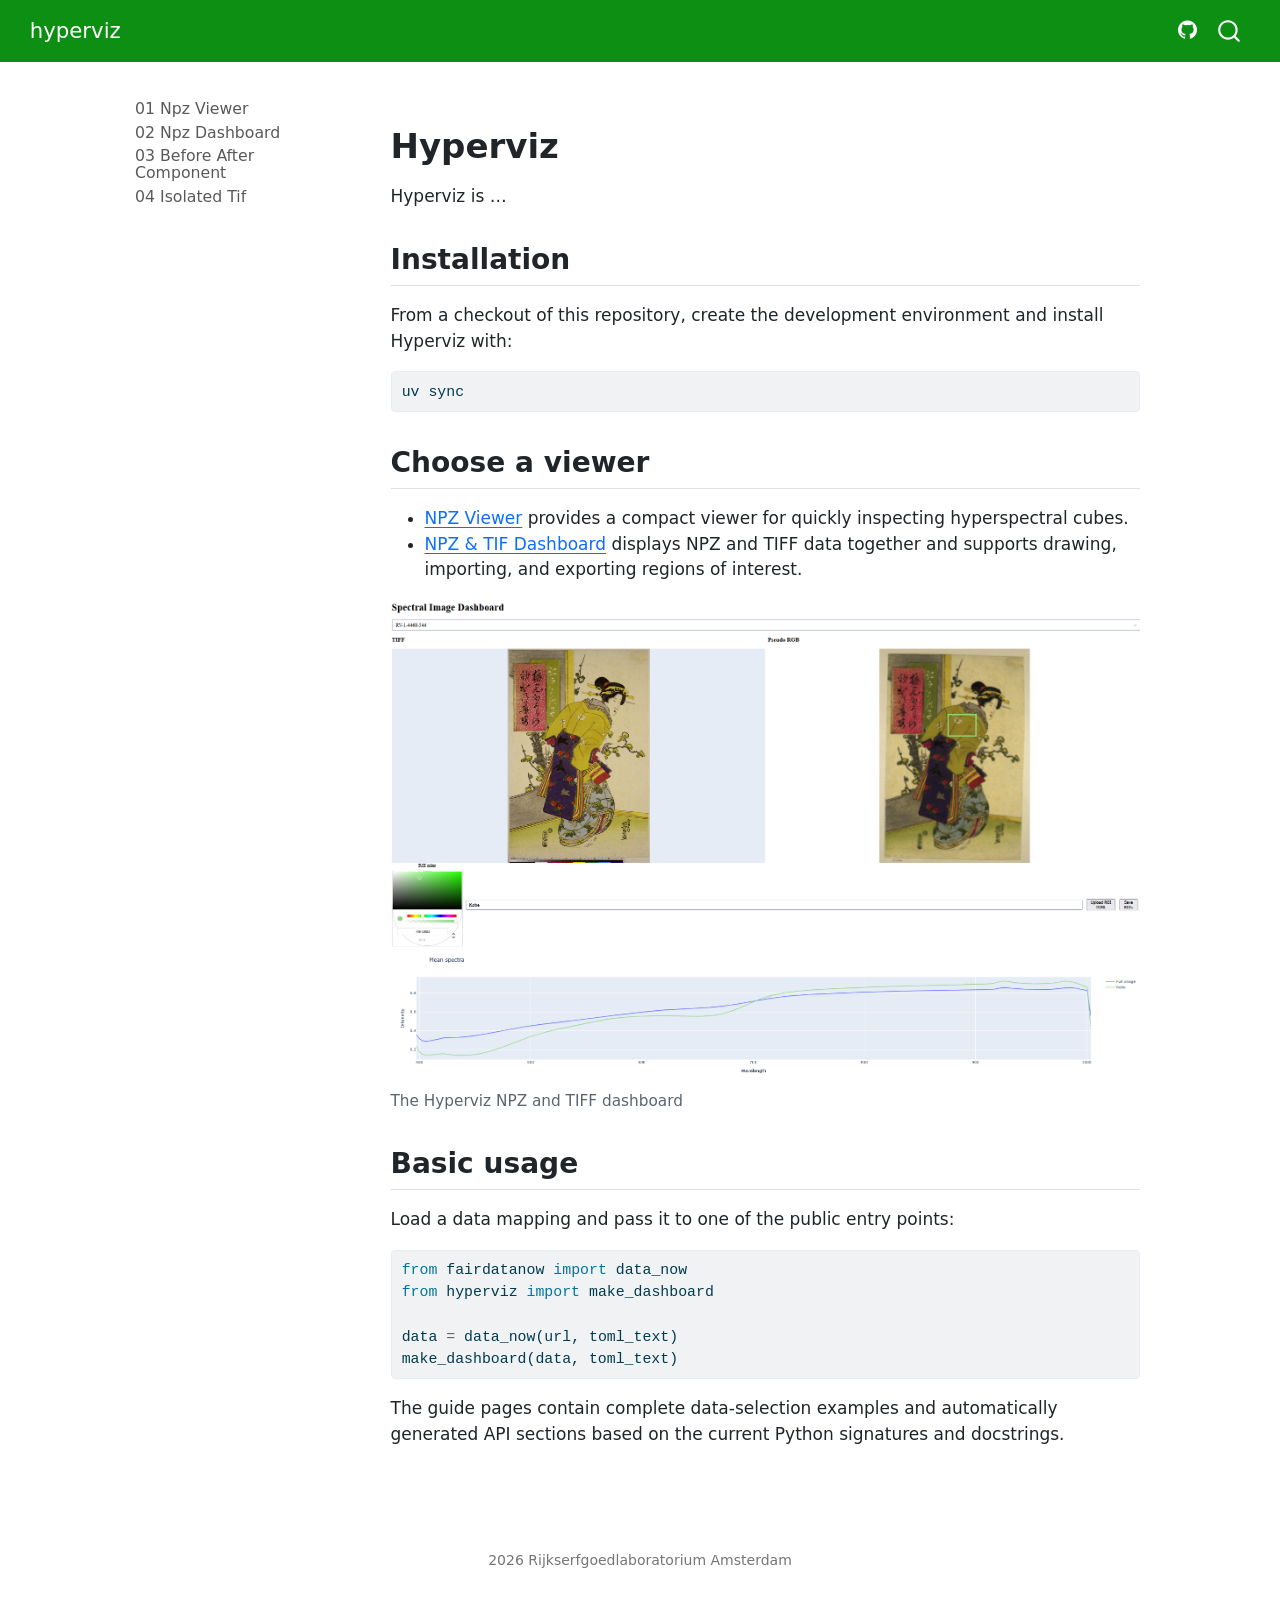
<file: docs/index.html>
<!DOCTYPE html>
<html xmlns="http://www.w3.org/1999/xhtml" lang="en" xml:lang="en"><head>

<meta charset="utf-8">
<meta name="generator" content="quarto-1.11.9">

<meta name="viewport" content="width=device-width, initial-scale=1.0, user-scalable=yes">


<title>hyperviz</title>
<style>
/* Default styles provided by pandoc.
** See https://pandoc.org/MANUAL.html#variables-for-html for config info.
*/
span.smallcaps{font-variant: small-caps;}
div.columns{display: flex; gap: 1.5em;}
div.column{flex: auto;}
@media screen {
div.columns{gap: min(4vw, 1.5em);}
div.column{overflow-x: auto;}
}
div.hanging-indent{margin-left: 1.5em; text-indent: -1.5em;}
ul.task-list{list-style: none;}
ul.task-list li input[type="checkbox"] {
  width: 0.8em;
  margin: 0 0.8em 0.2em -1em; /* quarto-specific, see https://github.com/quarto-dev/quarto-cli/issues/4556 */ 
  vertical-align: middle;
}
/* CSS for syntax highlighting */
html { -webkit-text-size-adjust: 100%; }
pre > code.sourceCode { white-space: pre; position: relative; }
pre > code.sourceCode > span { display: inline-block; line-height: 1.25; }
pre > code.sourceCode > span:empty { height: 1.2em; }
.sourceCode { overflow: visible; }
code.sourceCode > span { color: inherit; text-decoration: inherit; }
div.sourceCode { margin: 1em 0; }
pre.sourceCode { margin: 0; }
@media screen {
div.sourceCode { overflow: auto; }
}
@media print {
pre > code.sourceCode { white-space: pre-wrap; }
pre > code.sourceCode > span { text-indent: -5em; padding-left: 5em; }
}
pre.numberSource code
  { counter-reset: source-line 0; }
pre.numberSource code > span
  { position: relative; left: -4em; counter-increment: source-line; }
pre.numberSource code > span > a:first-child::before
  { content: counter(source-line);
    position: relative; left: -1em; text-align: right; vertical-align: baseline;
    border: none; display: inline-block;
    -webkit-touch-callout: none; -webkit-user-select: none;
    -khtml-user-select: none; -moz-user-select: none;
    -ms-user-select: none; user-select: none;
    padding: 0 4px; width: 4em;
  }
pre.numberSource { margin-left: 3em;  padding-left: 4px; }
div.sourceCode
  {   }
@media screen {
pre > code.sourceCode > span > a:first-child::before { text-decoration: underline; }
}
</style>


<script src="site_libs/quarto-nav/quarto-nav.js"></script>
<script src="site_libs/quarto-nav/headroom.min.js"></script>
<script src="site_libs/clipboard/clipboard.min.js"></script>
<script src="site_libs/quarto-search/autocomplete.umd.js"></script>
<script src="site_libs/quarto-search/fuse.min.js"></script>
<script src="site_libs/quarto-search/quarto-search.js"></script>
<meta name="quarto:offset" content="./">
<script src="site_libs/quarto-html/quarto.js" type="module"></script>
<script src="site_libs/quarto-html/tabsets/tabsets.js" type="module"></script>
<script src="site_libs/quarto-html/scrollable-regions/scrollable-regions.js" type="module"></script>
<script src="site_libs/quarto-html/popper.min.js"></script>
<script src="site_libs/quarto-html/tippy.umd.min.js"></script>
<script src="site_libs/quarto-html/anchor.min.js"></script>
<link href="site_libs/quarto-html/tippy.css" rel="stylesheet">
<link href="site_libs/quarto-html/quarto-syntax-highlighting-63b5708e65d6cd79cd7618c58d0c21e7.css" rel="stylesheet" id="quarto-text-highlighting-styles">
<script src="site_libs/bootstrap/bootstrap.min.js"></script>
<link href="site_libs/bootstrap/bootstrap-icons.css" rel="stylesheet">
<link href="site_libs/bootstrap/bootstrap-ffc5c5f2af9c928ba9b8015ebe65d22f.min.css" rel="stylesheet" append-hash="true" id="quarto-bootstrap" data-mode="light">
<script id="quarto-search-options" type="application/json">{
  "location": "navbar",
  "copy-button": false,
  "collapse-after": 3,
  "panel-placement": "end",
  "type": "overlay",
  "limit": 50,
  "keyboard-shortcut": [
    "f",
    "/",
    "s"
  ],
  "show-item-context": false,
  "language": {
    "search-no-results-text": "No results",
    "search-matching-documents-text": "matching documents",
    "search-copy-link-title": "Copy link to search",
    "search-hide-matches-text": "Hide additional matches",
    "search-more-match-text": "more match in this document",
    "search-more-matches-text": "more matches in this document",
    "search-clear-button-title": "Clear",
    "search-text-placeholder": "",
    "search-detached-cancel-button-title": "Cancel",
    "search-submit-button-title": "Submit",
    "search-label": "Search"
  }
}</script>


<link rel="stylesheet" href="custom.css">
</head>

<body class="nav-sidebar floating nav-fixed fullcontent quarto-light"><a id="quarto-skip-link" class="visually-hidden-focusable" href="#quarto-document-content">Skip to main content</a>

<div id="quarto-search-results"></div>
  <header id="quarto-header" class="headroom fixed-top">
    <nav class="navbar navbar-expand-lg " data-bs-theme="dark" aria-label="Site">
      <div class="navbar-container container-fluid">
      <div class="navbar-brand-container mx-auto">
    <a class="navbar-brand" href="./index.html">
    <span class="navbar-title">hyperviz</span>
    </a>
  </div>
          <button class="navbar-toggler" type="button" data-bs-toggle="collapse" data-bs-target="#navbarCollapse" aria-controls="navbarCollapse" aria-expanded="false" aria-label="Toggle navigation" onclick="if (window.quartoToggleHeadroom) { window.quartoToggleHeadroom(); }">
  <span class="navbar-toggler-icon"></span>
</button>
          <div class="collapse navbar-collapse" id="navbarCollapse">
            <ul class="navbar-nav navbar-nav-scroll ms-auto">
  <li class="nav-item compact">
    <a class="nav-link" href="https://github.com/fligt/hyperviz"> <i class="bi bi-github" role="img">
</i> 
<span class="menu-text"></span></a>
  </li>  
</ul>
          </div> <!-- /navcollapse -->
            <div class="quarto-navbar-tools">
</div>
            <div id="quarto-search" class="" title="Search"></div>
      </div> <!-- /container-fluid -->
    </nav>
  <nav class="quarto-secondary-nav" aria-label="Toolbar">
    <div class="container-fluid d-flex">
      <button type="button" class="quarto-btn-toggle btn" data-bs-toggle="collapse" role="button" data-bs-target=".quarto-sidebar-collapse-item" aria-controls="quarto-sidebar" aria-expanded="false" aria-label="Toggle sidebar navigation" onclick="if (window.quartoToggleHeadroom) { window.quartoToggleHeadroom(); }">
        <i class="bi bi-layout-text-sidebar-reverse"></i>
      </button>
        <nav class="quarto-page-breadcrumbs" aria-label="Breadcrumbs"><ol class="breadcrumb"></ol></nav>
        <a class="flex-grow-1" data-bs-toggle="collapse" data-bs-target=".quarto-sidebar-collapse-item" onclick="if (window.quartoToggleHeadroom) { window.quartoToggleHeadroom(); }">      
        </a>
    </div>
  </nav>
</header>
<!-- content -->
<div id="quarto-content" class="quarto-container page-columns page-rows-contents page-layout-article page-navbar">
<!-- sidebar -->
  <nav id="quarto-sidebar" class="sidebar collapse collapse-horizontal quarto-sidebar-collapse-item sidebar-navigation floating overflow-auto" aria-label="Section">
    <div class="sidebar-menu-container"> 
    <ul class="list-unstyled mt-1">
        <li class="sidebar-item">
  <div class="sidebar-item-container"> 
  <a href="./01_npz_viewer.html" class="sidebar-item-text sidebar-link">
 <span class="menu-text">01 Npz Viewer</span></a>
  </div>
</li>
        <li class="sidebar-item">
  <div class="sidebar-item-container"> 
  <a href="./02_npz_dashboard.html" class="sidebar-item-text sidebar-link">
 <span class="menu-text">02 Npz Dashboard</span></a>
  </div>
</li>
        <li class="sidebar-item">
  <div class="sidebar-item-container"> 
  <a href="./03_before_after_component.html" class="sidebar-item-text sidebar-link">
 <span class="menu-text">03 Before After Component</span></a>
  </div>
</li>
        <li class="sidebar-item">
  <div class="sidebar-item-container"> 
  <a href="./04_isolated_tif.html" class="sidebar-item-text sidebar-link">
 <span class="menu-text">04 Isolated Tif</span></a>
  </div>
</li>
    </ul>
    </div>
</nav>
<div id="quarto-sidebar-glass" class="quarto-sidebar-collapse-item" data-bs-toggle="collapse" data-bs-target=".quarto-sidebar-collapse-item"></div>
<!-- margin-sidebar -->
    
<!-- main -->
<main class="content" id="quarto-document-content" tabindex="-1"><header id="title-block-header" class="quarto-title-block"></header>




<section id="hyperviz" class="level1">
<h1>Hyperviz</h1>
<p>Hyperviz is …</p>
<section id="installation" class="level2">
<h2 class="anchored" data-anchor-id="installation">Installation</h2>
<p>From a checkout of this repository, create the development environment and install Hyperviz with:</p>
<div class="code-copy-outer-scaffold"><div class="sourceCode" id="cb1"><pre class="sourceCode bash code-with-copy"><code class="sourceCode bash"><span id="cb1-1"><a href="#cb1-1" aria-hidden="true" tabindex="-1"></a><span class="ex">uv</span> sync</span></code></pre></div><button title="Copy to Clipboard" class="code-copy-button"><i class="bi"></i></button></div>
</section>
<section id="choose-a-viewer" class="level2">
<h2 class="anchored" data-anchor-id="choose-a-viewer">Choose a viewer</h2>
<ul>
<li><a href="notebooks/01_npz_viewer.qmd">NPZ Viewer</a> provides a compact viewer for quickly inspecting hyperspectral cubes.</li>
<li><a href="notebooks/02_npz_dashboard.qmd">NPZ &amp; TIF Dashboard</a> displays NPZ and TIFF data together and supports drawing, importing, and exporting regions of interest.</li>
</ul>
<div class="quarto-figure quarto-figure-center">
<figure class="figure">
<p><img src="images/npz_tif_dashboard.png" class="img-fluid figure-img"></p>
<figcaption>The Hyperviz NPZ and TIFF dashboard</figcaption>
</figure>
</div>
</section>
<section id="basic-usage" class="level2">
<h2 class="anchored" data-anchor-id="basic-usage">Basic usage</h2>
<p>Load a data mapping and pass it to one of the public entry points:</p>
<div class="code-copy-outer-scaffold"><div class="sourceCode" id="cb2"><pre class="sourceCode python code-with-copy"><code class="sourceCode python"><span id="cb2-1"><a href="#cb2-1" aria-hidden="true" tabindex="-1"></a><span class="im">from</span> fairdatanow <span class="im">import</span> data_now</span>
<span id="cb2-2"><a href="#cb2-2" aria-hidden="true" tabindex="-1"></a><span class="im">from</span> hyperviz <span class="im">import</span> make_dashboard</span>
<span id="cb2-3"><a href="#cb2-3" aria-hidden="true" tabindex="-1"></a></span>
<span id="cb2-4"><a href="#cb2-4" aria-hidden="true" tabindex="-1"></a>data <span class="op">=</span> data_now(url, toml_text)</span>
<span id="cb2-5"><a href="#cb2-5" aria-hidden="true" tabindex="-1"></a>make_dashboard(data, toml_text)</span></code></pre></div><button title="Copy to Clipboard" class="code-copy-button"><i class="bi"></i></button></div>
<p>The guide pages contain complete data-selection examples and automatically generated API sections based on the current Python signatures and docstrings.</p>


</section>
</section>

</main> <!-- /main -->
<script id="quarto-html-after-body" type="application/javascript">
  window.document.addEventListener("DOMContentLoaded", function (event) {
    const icon = "";
    const anchorJS = new window.AnchorJS();
    anchorJS.options = {
      placement: 'right',
      icon: icon
    };
    anchorJS.add('.anchored');
    const isCodeAnnotation = (el) => {
      for (const clz of el.classList) {
        if (clz.startsWith('code-annotation-')) {                     
          return true;
        }
      }
      return false;
    }
    const onCopySuccess = function(e) {
      // button target
      const button = e.trigger;
      // don't keep focus
      button.blur();
      // flash "checked"
      button.classList.add('code-copy-button-checked');
      var currentTitle = button.getAttribute("title");
      button.setAttribute("title", "Copied!");
      let tooltip;
      if (window.bootstrap) {
        button.setAttribute("data-bs-toggle", "tooltip");
        button.setAttribute("data-bs-placement", "left");
        button.setAttribute("data-bs-title", "Copied!");
        tooltip = new bootstrap.Tooltip(button, 
          { trigger: "manual", 
            customClass: "code-copy-button-tooltip",
            offset: [0, -8]});
        tooltip.show();    
      }
      setTimeout(function() {
        if (tooltip) {
          tooltip.hide();
          button.removeAttribute("data-bs-title");
          button.removeAttribute("data-bs-toggle");
          button.removeAttribute("data-bs-placement");
        }
        button.setAttribute("title", currentTitle);
        button.classList.remove('code-copy-button-checked');
      }, 1000);
      // clear code selection
      e.clearSelection();
    }
    const getTextToCopy = function(trigger) {
      const outerScaffold = trigger.parentElement.cloneNode(true);
      const codeEl = outerScaffold.querySelector('code');
      for (const childEl of codeEl.children) {
        if (isCodeAnnotation(childEl)) {
          childEl.remove();
        }
      }
      return codeEl.innerText;
    }
    const clipboard = new window.ClipboardJS('.code-copy-button:not([data-in-quarto-modal])', {
      text: getTextToCopy
    });
    clipboard.on('success', onCopySuccess);
    if (window.document.getElementById('quarto-embedded-source-code-modal')) {
      const clipboardModal = new window.ClipboardJS('.code-copy-button[data-in-quarto-modal]', {
        text: getTextToCopy,
        container: window.document.getElementById('quarto-embedded-source-code-modal')
      });
      clipboardModal.on('success', onCopySuccess);
    }
      var localhostRegex = new RegExp(/^(?:http|https):\/\/localhost\:?[0-9]*\//);
      var mailtoRegex = new RegExp(/^mailto:/);
        var filterRegex = new RegExp('/' + window.location.host + '/');
      var isInternal = (href) => {
          return filterRegex.test(href) || localhostRegex.test(href) || mailtoRegex.test(href);
      }
      // Inspect non-navigation links and adorn them if external
      window.quartoDecorateExternalLinks = function (root) {
     var links = (root || window.document).querySelectorAll('a[href]:not(.nav-link):not(.navbar-brand):not(.toc-action):not(.sidebar-link):not(.sidebar-item-toggle):not(.pagination-link):not(.no-external):not([aria-hidden]):not(.dropdown-item):not(.quarto-navigation-tool):not(.about-link)');
      for (var i=0; i<links.length; i++) {
        const link = links[i];
        if (!isInternal(link.href)) {
          // undo the damage that might have been done by quarto-nav.js in the case of
          // links that we want to consider external
          if (link.dataset.originalHref !== undefined) {
            link.href = link.dataset.originalHref;
          }
          if (!link.classList.contains('no-external-icon')) {
          }
        }
      }
      };
      window.quartoDecorateExternalLinks(window.document);
    // Esc closes the popup (WCAG 1.4.13) and focus leaving both trigger and
    // popup closes it (WCAG 2.4.11); tippy handles neither for interactive popups.
    const hideOnEscAndFocusOut = {
      name: 'hideOnEscAndFocusOut',
      defaultValue: true,
      fn(instance) {
        const dismiss = () => {
          // A show scheduled by the trigger delay would otherwise reopen it
          instance.clearDelayTimeouts();
          instance.hide();
        };
        const onKeyDown = (event) => {
          if (event.key !== 'Escape') {
            return;
          }
          // Keep Esc from also reaching page handlers (e.g. reveal.js overview),
          // except an open reveal.js slide menu, which Esc should close too.
          // The menu handles keys only when its keyboard option is on.
          const menuHandlesEsc = window.Reveal?.getPlugin?.('menu')?.isOpen() &&
            window.Reveal.getConfig().menu?.keyboard !== false;
          if (!menuHandlesEsc) {
            event.stopPropagation();
          }
          if (instance.popper.contains(window.document.activeElement)) {
            // Disabled while refocusing so the focus trigger does not reopen it
            instance.disable();
            instance.reference.focus();
            instance.enable();
          }
          dismiss();
        };
        const onFocusOut = (event) => {
          const target = event.relatedTarget;
          if (target && !instance.reference.contains(target) &&
              !instance.popper.contains(target)) {
            dismiss();
          }
        };
        // On the trigger too: a click trigger (code-annotations: select) has no
        // blur handling. Attached for the instance's lifetime so leaving the
        // trigger also cancels a show still pending on the trigger delay.
        instance.reference.addEventListener('focusout', onFocusOut);
        return {
          onShow() {
            window.document.addEventListener('keydown', onKeyDown, true);
            instance.popper.addEventListener('focusout', onFocusOut);
          },
          onHide() {
            window.document.removeEventListener('keydown', onKeyDown, true);
            instance.popper.removeEventListener('focusout', onFocusOut);
          },
          onDestroy() {
            instance.reference.removeEventListener('focusout', onFocusOut);
          },
        };
      },
    };
    function tippyHover(el, contentFn, onTriggerFn, onUntriggerFn) {
      const config = {
        allowHTML: true,
        maxWidth: 500,
        delay: 100,
        arrow: false,
        appendTo: function(el) {
            return el.parentElement;
        },
        interactive: true,
        interactiveBorder: 10,
        theme: 'quarto',
        placement: 'bottom-start',
        plugins: [hideOnEscAndFocusOut],
      };
      if (contentFn) {
        config.content = contentFn;
      }
      if (onTriggerFn) {
        config.onTrigger = onTriggerFn;
      }
      if (onUntriggerFn) {
        config.onUntrigger = onUntriggerFn;
      }
      window.tippy(el, config); 
    }
    const noterefs = window.document.querySelectorAll('a[role="doc-noteref"]');
    for (var i=0; i<noterefs.length; i++) {
      const ref = noterefs[i];
      tippyHover(ref, function() {
        // use id or data attribute instead here
        let href = ref.getAttribute('data-footnote-href') || ref.getAttribute('href');
        try { href = new URL(href).hash; } catch {}
        const id = href.replace(/^#\/?/, "");
        const note = window.document.getElementById(id);
        if (note) {
          return note.innerHTML;
        } else {
          return "";
        }
      });
    }
    const xrefs = window.document.querySelectorAll('a.quarto-xref');
    const processXRef = (id, note) => {
      // Strip column container classes
      const stripColumnClz = (el) => {
        el.classList.remove("page-full", "page-columns");
        if (el.children) {
          for (const child of el.children) {
            stripColumnClz(child);
          }
        }
      }
      stripColumnClz(note)
      if (id === null || id.startsWith('sec-')) {
        // Special case sections, only their first couple elements
        const container = document.createElement("div");
        if (note.children && note.children.length > 2) {
          container.appendChild(note.children[0].cloneNode(true));
          for (let i = 1; i < note.children.length; i++) {
            const child = note.children[i];
            if (child.tagName === "P" && child.innerText === "") {
              continue;
            } else {
              container.appendChild(child.cloneNode(true));
              break;
            }
          }
          if (window.Quarto?.typesetMath) {
            window.Quarto.typesetMath(container);
          }
          return container.innerHTML
        } else {
          if (window.Quarto?.typesetMath) {
            window.Quarto.typesetMath(note);
          }
          return note.innerHTML;
        }
      } else {
        // Remove any anchor links if they are present
        const anchorLink = note.querySelector('a.anchorjs-link');
        if (anchorLink) {
          anchorLink.remove();
        }
        if (window.Quarto?.typesetMath) {
          window.Quarto.typesetMath(note);
        }
        if (note.classList.contains("callout")) {
          return note.outerHTML;
        } else {
          return note.innerHTML;
        }
      }
    }
    for (var i=0; i<xrefs.length; i++) {
      const xref = xrefs[i];
      tippyHover(xref, undefined, function(instance) {
        instance.disable();
        let url = xref.getAttribute('href');
        let hash = undefined; 
        if (url.startsWith('#')) {
          hash = url;
        } else {
          try { hash = new URL(url).hash; } catch {}
        }
        if (hash) {
          const id = hash.replace(/^#\/?/, "");
          const note = window.document.getElementById(id);
          if (note !== null) {
            try {
              const html = processXRef(id, note.cloneNode(true));
              instance.setContent(html);
            } finally {
              instance.enable();
              instance.show();
            }
          } else {
            // See if we can fetch this
            fetch(url.split('#')[0])
            .then(res => res.text())
            .then(html => {
              const parser = new DOMParser();
              const htmlDoc = parser.parseFromString(html, "text/html");
              const note = htmlDoc.getElementById(id);
              if (note !== null) {
                const html = processXRef(id, note);
                instance.setContent(html);
              } 
            }).finally(() => {
              instance.enable();
              instance.show();
            });
          }
        } else {
          // See if we can fetch a full url (with no hash to target)
          // This is a special case and we should probably do some content thinning / targeting
          fetch(url)
          .then(res => res.text())
          .then(html => {
            const parser = new DOMParser();
            const htmlDoc = parser.parseFromString(html, "text/html");
            const note = htmlDoc.querySelector('main.content');
            if (note !== null) {
              // This should only happen for chapter cross references
              // (since there is no id in the URL)
              // remove the first header
              if (note.children.length > 0 && note.children[0].tagName === "HEADER") {
                note.children[0].remove();
              }
              const html = processXRef(null, note);
              instance.setContent(html);
            } 
          }).finally(() => {
            instance.enable();
            instance.show();
          });
        }
      }, function(instance) {
      });
    }
        let selectedAnnoteEl;
        const selectorForAnnotation = ( cell, annotation) => {
          let cellAttr = 'data-code-cell="' + cell + '"';
          let lineAttr = 'data-code-annotation="' +  annotation + '"';
          const selector = 'span[' + cellAttr + '][' + lineAttr + ']';
          return selector;
        }
        const selectCodeLines = (annoteEl) => {
          const doc = window.document;
          const targetCell = annoteEl.getAttribute("data-target-cell");
          const targetAnnotation = annoteEl.getAttribute("data-target-annotation");
          const annoteSpan = window.document.querySelector(selectorForAnnotation(targetCell, targetAnnotation));
          const lines = annoteSpan.getAttribute("data-code-lines").split(",");
          const lineIds = lines.map((line) => {
            return targetCell + "-" + line;
          })
          // Each band is positioned against its own containing block, which is
          // not the offsetParent of the lines, so place it from client rects.
          const placeBand = (band, firstEl, lastEl, codeBlock) => {
            const container = band.offsetParent;
            if (container === null) {
              return;
            }
            const containerRect = container.getBoundingClientRect();
            // Reveal.js scales slides with a transform, so convert client
            // pixels back to the CSS pixels of the container.
            const scale = containerRect.height / container.offsetHeight || 1;
            const firstRect = firstEl.getBoundingClientRect();
            const lastRect = lastEl.getBoundingClientRect();
            const top = (firstRect.top - containerRect.top) / scale - container.clientTop + container.scrollTop;
            const height = (lastRect.bottom - firstRect.top) / scale;
            band.style.top = top - 2 + "px";
            band.style.height = height + 4 + "px";
            if (codeBlock) {
              // Without the copy button wrapper, the containing block is wider
              // than the code block, so span the code block explicitly.
              const blockRect = codeBlock.getBoundingClientRect();
              band.style.left = (blockRect.left - containerRect.left) / scale - container.clientLeft + container.scrollLeft + "px";
              band.style.width = blockRect.width / scale + "px";
            }
          };
          if (lineIds.length > 0) {
            const el = window.document.getElementById(lineIds[0]);
            const lastEl = window.document.getElementById(lineIds[lineIds.length - 1]);
            const parent = el.parentElement.parentElement;
            // cook up a div (if necessary) and position it
            let div = window.document.getElementById("code-annotation-line-highlight");
            if (div === null) {
              div = window.document.createElement("div");
              div.setAttribute("id", "code-annotation-line-highlight");
              div.style.position = 'absolute';
              parent.appendChild(div);
            }
            placeBand(div, el, lastEl, parent.closest("div.sourceCode") || parent);
            let gutterDiv = window.document.getElementById("code-annotation-line-highlight-gutter");
            if (gutterDiv === null) {
              gutterDiv = window.document.createElement("div");
              gutterDiv.setAttribute("id", "code-annotation-line-highlight-gutter");
              gutterDiv.style.position = 'absolute';
              const codeCell = window.document.getElementById(targetCell);
              const gutter = codeCell.querySelector('.code-annotation-gutter');
              gutter.appendChild(gutterDiv);
            }
            placeBand(gutterDiv, el, lastEl);
            selectedAnnoteEl = annoteEl;
          }
        };
        const unselectCodeLines = () => {
          const elementsIds = ["code-annotation-line-highlight", "code-annotation-line-highlight-gutter"];
          elementsIds.forEach((elId) => {
            const div = window.document.getElementById(elId);
            if (div) {
              div.remove();
            }
          });
          selectedAnnoteEl = undefined;
        };
          // Handle positioning of the toggle
      window.addEventListener(
        "resize",
        throttle(() => {
          elRect = undefined;
          if (selectedAnnoteEl) {
            selectCodeLines(selectedAnnoteEl);
          }
        }, 10)
      );
      function throttle(fn, ms) {
      let throttle = false;
      let timer;
        return (...args) => {
          if(!throttle) { // first call gets through
              fn.apply(this, args);
              throttle = true;
          } else { // all the others get throttled
              if(timer) clearTimeout(timer); // cancel #2
              timer = setTimeout(() => {
                fn.apply(this, args);
                timer = throttle = false;
              }, ms);
          }
        };
      }
        // Attach click handler to the DT
        const annoteDls = window.document.querySelectorAll('dt[data-target-cell]');
        for (const annoteDlNode of annoteDls) {
          annoteDlNode.addEventListener('click', (event) => {
            const clickedEl = event.target;
            if (clickedEl !== selectedAnnoteEl) {
              unselectCodeLines();
              const activeEl = window.document.querySelector('dt[data-target-cell].code-annotation-active');
              if (activeEl) {
                activeEl.classList.remove('code-annotation-active');
              }
              selectCodeLines(clickedEl);
              clickedEl.classList.add('code-annotation-active');
            } else {
              // Unselect the line
              unselectCodeLines();
              clickedEl.classList.remove('code-annotation-active');
            }
          });
        }
    const findCites = (el) => {
      const parentEl = el.parentElement;
      if (parentEl) {
        const cites = parentEl.dataset.cites;
        if (cites) {
          return {
            el,
            cites: cites.split(' ')
          };
        } else {
          return findCites(el.parentElement)
        }
      } else {
        return undefined;
      }
    };
    var bibliorefs = window.document.querySelectorAll('a[role="doc-biblioref"]');
    for (var i=0; i<bibliorefs.length; i++) {
      const ref = bibliorefs[i];
      const citeInfo = findCites(ref);
      if (citeInfo) {
        tippyHover(citeInfo.el, function() {
          var popup = window.document.createElement('div');
          citeInfo.cites.forEach(function(cite) {
            var citeDiv = window.document.createElement('div');
            citeDiv.classList.add('hanging-indent');
            citeDiv.classList.add('csl-entry');
            var biblioDiv = window.document.getElementById('ref-' + cite);
            if (biblioDiv) {
              citeDiv.innerHTML = biblioDiv.innerHTML;
            }
            popup.appendChild(citeDiv);
          });
          return popup.innerHTML;
        });
      }
    }
  });
  </script>
  <script type="application/javascript">
  window.quartoScrollableRegionsLabels = {"code":"Scrollable code","output":"Scrollable output"};
  </script>
</div> <!-- /content -->
<footer class="footer">
  <div class="nav-footer">
    <div class="nav-footer-left">
      &nbsp;
    </div>   
    <div class="nav-footer-center">
<p>2026 Rijkserfgoedlaboratorium Amsterdam</p>
</div>
    <div class="nav-footer-right">
      &nbsp;
    </div>
  </div>
</footer>




</body></html>
</file>
<file: docs/site_libs/quarto-html/tippy.css>
.tippy-box[data-animation=fade][data-state=hidden]{opacity:0}[data-tippy-root]{max-width:calc(100vw - 10px)}.tippy-box{position:relative;background-color:#333;color:#fff;border-radius:4px;font-size:14px;line-height:1.4;white-space:normal;outline:0;transition-property:transform,visibility,opacity}.tippy-box[data-placement^=top]>.tippy-arrow{bottom:0}.tippy-box[data-placement^=top]>.tippy-arrow:before{bottom:-7px;left:0;border-width:8px 8px 0;border-top-color:initial;transform-origin:center top}.tippy-box[data-placement^=bottom]>.tippy-arrow{top:0}.tippy-box[data-placement^=bottom]>.tippy-arrow:before{top:-7px;left:0;border-width:0 8px 8px;border-bottom-color:initial;transform-origin:center bottom}.tippy-box[data-placement^=left]>.tippy-arrow{right:0}.tippy-box[data-placement^=left]>.tippy-arrow:before{border-width:8px 0 8px 8px;border-left-color:initial;right:-7px;transform-origin:center left}.tippy-box[data-placement^=right]>.tippy-arrow{left:0}.tippy-box[data-placement^=right]>.tippy-arrow:before{left:-7px;border-width:8px 8px 8px 0;border-right-color:initial;transform-origin:center right}.tippy-box[data-inertia][data-state=visible]{transition-timing-function:cubic-bezier(.54,1.5,.38,1.11)}.tippy-arrow{width:16px;height:16px;color:#333}.tippy-arrow:before{content:"";position:absolute;border-color:transparent;border-style:solid}.tippy-content{position:relative;padding:5px 9px;z-index:1}
</file>
<file: docs/site_libs/quarto-html/quarto-syntax-highlighting-63b5708e65d6cd79cd7618c58d0c21e7.css>
/* quarto syntax highlight colors */
:root {
  --quarto-hl-ot-color: #003B4F;
  --quarto-hl-at-color: #657422;
  --quarto-hl-ss-color: #20794D;
  --quarto-hl-an-color: #5E5E5E;
  --quarto-hl-fu-color: #4758AB;
  --quarto-hl-st-color: #20794D;
  --quarto-hl-cf-color: #003B4F;
  --quarto-hl-op-color: #5E5E5E;
  --quarto-hl-er-color: #AD0000;
  --quarto-hl-bn-color: #AD0000;
  --quarto-hl-al-color: #AD0000;
  --quarto-hl-va-color: #111111;
  --quarto-hl-bu-color: inherit;
  --quarto-hl-ex-color: inherit;
  --quarto-hl-pp-color: #AD0000;
  --quarto-hl-in-color: #5E5E5E;
  --quarto-hl-vs-color: #20794D;
  --quarto-hl-wa-color: #5E5E5E;
  --quarto-hl-do-color: #5E5E5E;
  --quarto-hl-im-color: #00769E;
  --quarto-hl-ch-color: #20794D;
  --quarto-hl-dt-color: #AD0000;
  --quarto-hl-fl-color: #AD0000;
  --quarto-hl-co-color: #5E5E5E;
  --quarto-hl-cv-color: #5E5E5E;
  --quarto-hl-cn-color: #8f5902;
  --quarto-hl-sc-color: #5E5E5E;
  --quarto-hl-dv-color: #AD0000;
  --quarto-hl-kw-color: #003B4F;
}

/* other quarto variables */
:root {
  --quarto-font-monospace: SFMono-Regular, Menlo, Monaco, Consolas, "Liberation Mono", "Courier New", monospace;
}

/* syntax highlight based on Pandoc's rules */
pre > code.sourceCode > span {
  color: #003B4F;
}

code.sourceCode > span {
  color: #003B4F;
}

div.sourceCode,
div.sourceCode pre.sourceCode {
  color: #003B4F;
}

/* Normal */
code span {
  color: #003B4F;
}

/* Alert */
code span.al {
  color: #AD0000;
  font-style: inherit;
}

/* Annotation */
code span.an {
  color: #5E5E5E;
  font-style: inherit;
}

/* Attribute */
code span.at {
  color: #657422;
  font-style: inherit;
}

/* BaseN */
code span.bn {
  color: #AD0000;
  font-style: inherit;
}

/* BuiltIn */
code span.bu {
  font-style: inherit;
}

/* ControlFlow */
code span.cf {
  color: #003B4F;
  font-weight: bold;
  font-style: inherit;
}

/* Char */
code span.ch {
  color: #20794D;
  font-style: inherit;
}

/* Constant */
code span.cn {
  color: #8f5902;
  font-style: inherit;
}

/* Comment */
code span.co {
  color: #5E5E5E;
  font-style: inherit;
}

/* CommentVar */
code span.cv {
  color: #5E5E5E;
  font-style: italic;
}

/* Documentation */
code span.do {
  color: #5E5E5E;
  font-style: italic;
}

/* DataType */
code span.dt {
  color: #AD0000;
  font-style: inherit;
}

/* DecVal */
code span.dv {
  color: #AD0000;
  font-style: inherit;
}

/* Error */
code span.er {
  color: #AD0000;
  font-style: inherit;
}

/* Extension */
code span.ex {
  font-style: inherit;
}

/* Float */
code span.fl {
  color: #AD0000;
  font-style: inherit;
}

/* Function */
code span.fu {
  color: #4758AB;
  font-style: inherit;
}

/* Import */
code span.im {
  color: #00769E;
  font-style: inherit;
}

/* Information */
code span.in {
  color: #5E5E5E;
  font-style: inherit;
}

/* Keyword */
code span.kw {
  color: #003B4F;
  font-weight: bold;
  font-style: inherit;
}

/* Operator */
code span.op {
  color: #5E5E5E;
  font-style: inherit;
}

/* Other */
code span.ot {
  color: #003B4F;
  font-style: inherit;
}

/* Preprocessor */
code span.pp {
  color: #AD0000;
  font-style: inherit;
}

/* SpecialChar */
code span.sc {
  color: #5E5E5E;
  font-style: inherit;
}

/* SpecialString */
code span.ss {
  color: #20794D;
  font-style: inherit;
}

/* String */
code span.st {
  color: #20794D;
  font-style: inherit;
}

/* Variable */
code span.va {
  color: #111111;
  font-style: inherit;
}

/* VerbatimString */
code span.vs {
  color: #20794D;
  font-style: inherit;
}

/* Warning */
code span.wa {
  color: #5E5E5E;
  font-style: italic;
}

.prevent-inlining {
  content: "</";
}

/*# sourceMappingURL=054cc16b9e9817627be6994582d2ffb5.css.map */
</file>
<file: docs/custom.css>
.navbar {
    background-color: #0d8f13;
}
</file>
